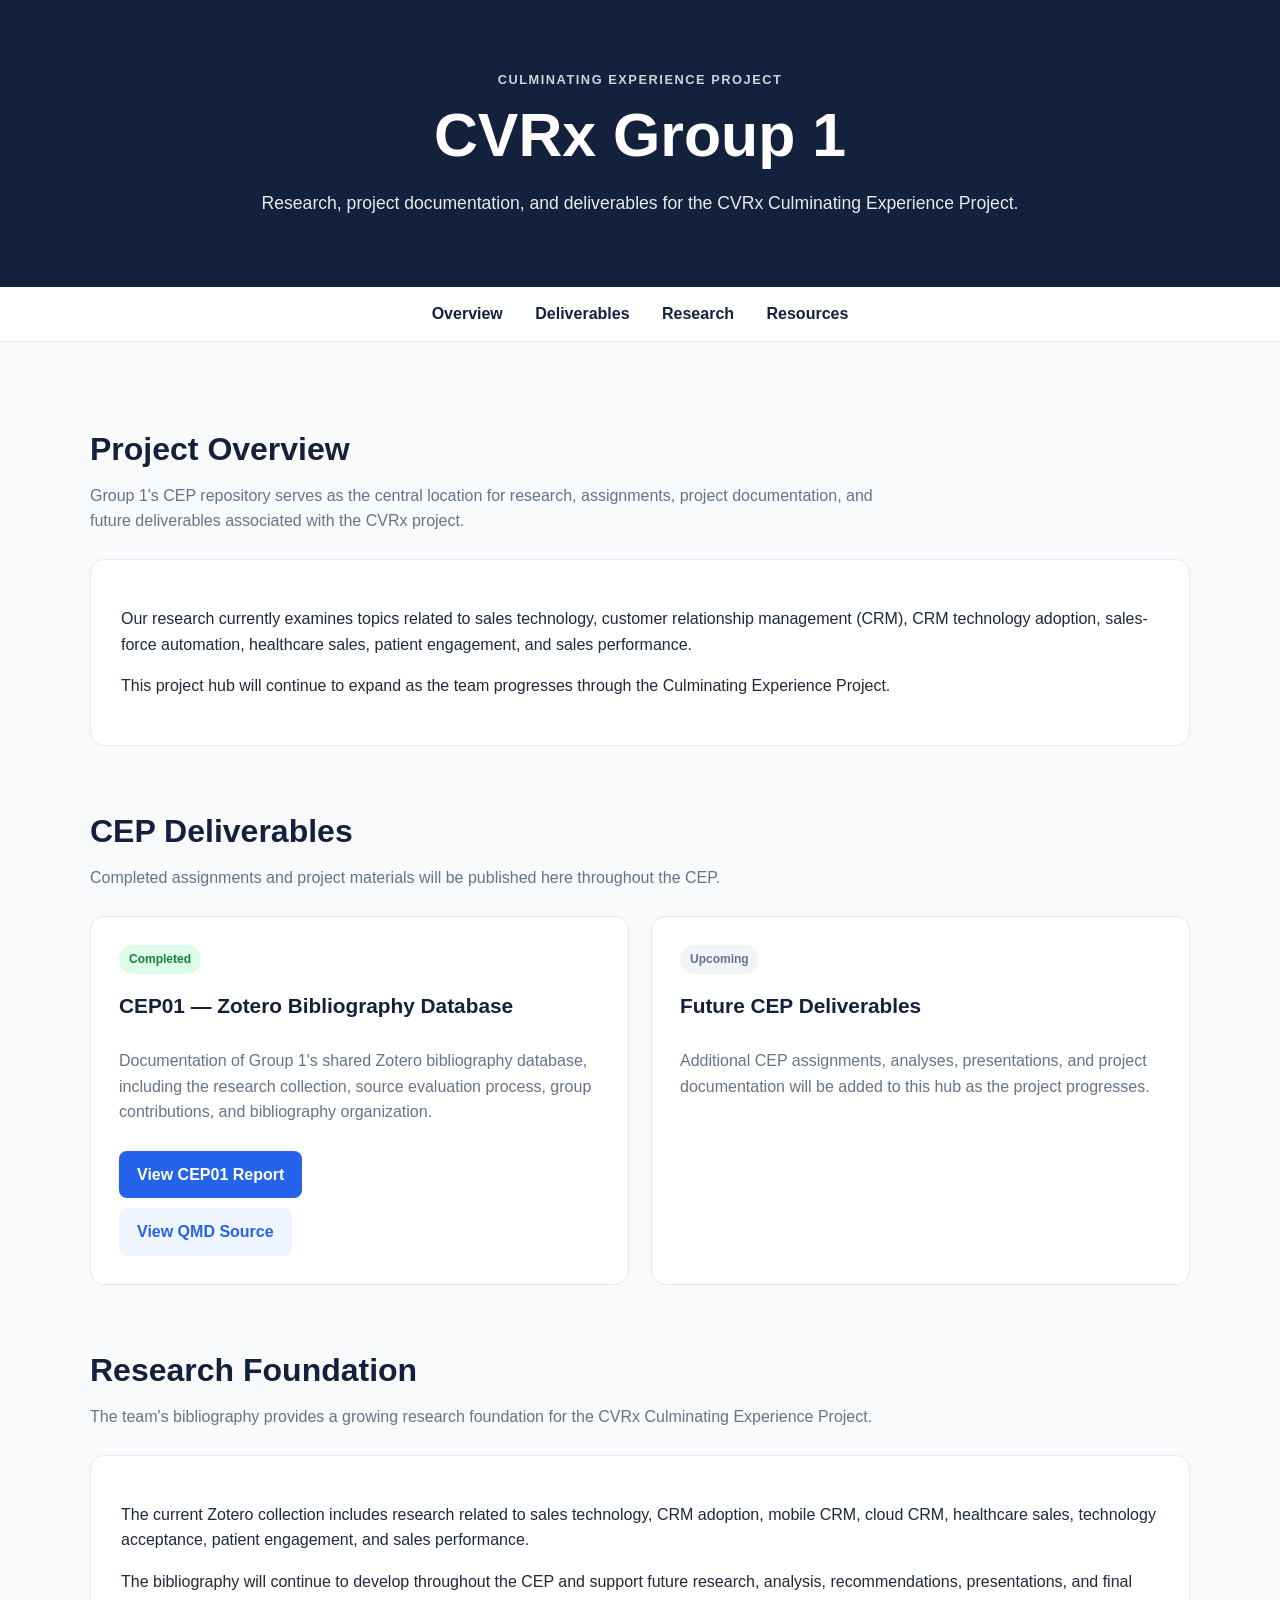
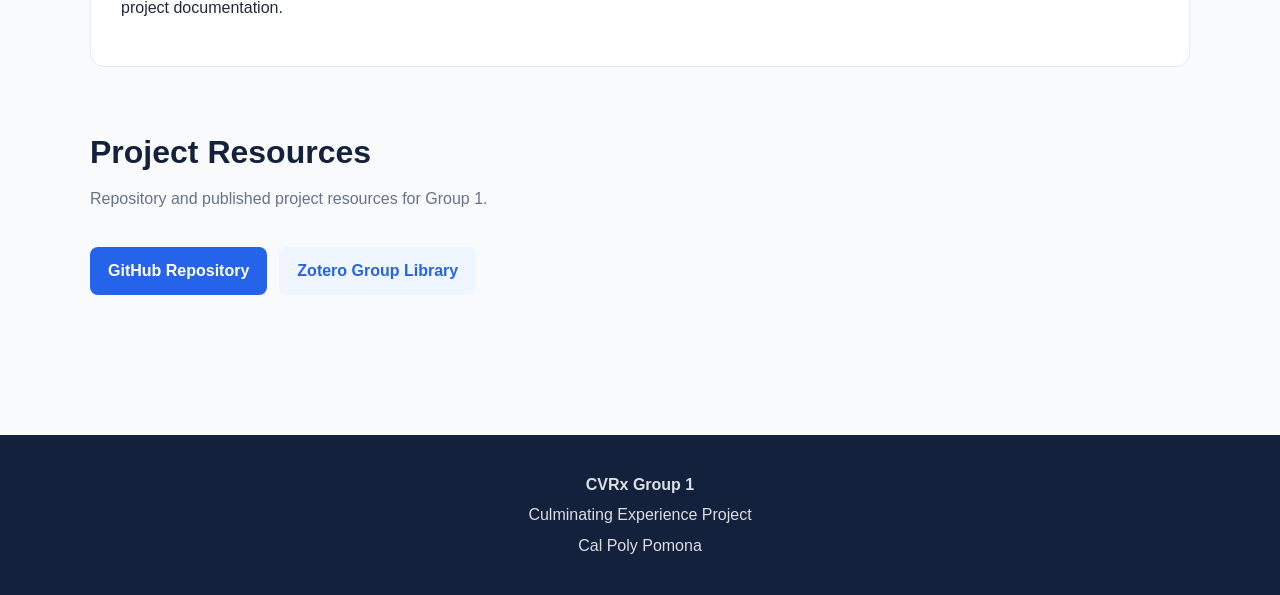
<file: Col-Practice/index.html>
<!DOCTYPE html>
<html lang="en">
<head>
  <meta charset="UTF-8">
  <meta name="viewport" content="width=device-width, initial-scale=1.0">

  <title>CVRx Group 1 | Culminating Experience Project</title>

  <meta
    name="description"
    content="CVRx Group 1 Culminating Experience Project research, assignments, and project deliverables."
  >

  <style>
    :root {
      --navy: #14213d;
      --blue: #2563eb;
      --light-blue: #eff6ff;
      --background: #f8fafc;
      --white: #ffffff;
      --text: #1e293b;
      --muted: #64748b;
      --border: #e2e8f0;
      --green: #15803d;
    }

    * {
      box-sizing: border-box;
    }

    body {
      margin: 0;
      font-family:
        -apple-system,
        BlinkMacSystemFont,
        "Segoe UI",
        Roboto,
        Helvetica,
        Arial,
        sans-serif;
      background: var(--background);
      color: var(--text);
      line-height: 1.6;
    }

    header {
      background: var(--navy);
      color: white;
      padding: 70px 24px;
      text-align: center;
    }

    header .eyebrow {
      text-transform: uppercase;
      letter-spacing: 0.12em;
      font-size: 0.8rem;
      font-weight: 700;
      opacity: 0.8;
      margin-bottom: 12px;
    }

    header h1 {
      margin: 0;
      font-size: clamp(2.2rem, 5vw, 3.8rem);
      line-height: 1.1;
    }

    header p {
      max-width: 760px;
      margin: 20px auto 0;
      font-size: 1.1rem;
      opacity: 0.9;
    }

    nav {
      background: var(--white);
      border-bottom: 1px solid var(--border);
      padding: 14px 24px;
      text-align: center;
      position: sticky;
      top: 0;
      z-index: 10;
    }

    nav a {
      color: var(--navy);
      text-decoration: none;
      font-weight: 600;
      margin: 0 14px;
    }

    nav a:hover {
      color: var(--blue);
    }

    main {
      width: min(1100px, 92%);
      margin: 0 auto;
      padding: 55px 0 80px;
    }

    section {
      margin-bottom: 60px;
    }

    .section-heading {
      margin-bottom: 25px;
    }

    .section-heading h2 {
      margin-bottom: 8px;
      font-size: 2rem;
      color: var(--navy);
    }

    .section-heading p {
      margin-top: 0;
      color: var(--muted);
      max-width: 800px;
    }

    .overview {
      background: var(--white);
      border: 1px solid var(--border);
      border-radius: 14px;
      padding: 30px;
    }

    .cards {
      display: grid;
      grid-template-columns: repeat(auto-fit, minmax(280px, 1fr));
      gap: 22px;
    }

    .card {
      background: var(--white);
      border: 1px solid var(--border);
      border-radius: 14px;
      padding: 28px;
      display: flex;
      flex-direction: column;
      transition:
        transform 0.2s ease,
        box-shadow 0.2s ease;
    }

    .card:hover {
      transform: translateY(-3px);
      box-shadow: 0 12px 30px rgba(15, 23, 42, 0.08);
    }

    .status {
      display: inline-block;
      width: fit-content;
      background: #dcfce7;
      color: var(--green);
      padding: 5px 10px;
      border-radius: 999px;
      font-size: 0.75rem;
      font-weight: 700;
      margin-bottom: 15px;
    }

    .status.future {
      background: #f1f5f9;
      color: var(--muted);
    }

    .card h3 {
      margin: 0 0 10px;
      color: var(--navy);
      font-size: 1.3rem;
    }

    .card p {
      color: var(--muted);
      flex-grow: 1;
    }

    .button {
      display: inline-block;
      width: fit-content;
      background: var(--blue);
      color: white;
      text-decoration: none;
      font-weight: 700;
      padding: 11px 18px;
      border-radius: 8px;
      margin-top: 10px;
    }

    .button:hover {
      opacity: 0.9;
    }

    .button.secondary {
      background: var(--light-blue);
      color: var(--blue);
    }

    .resource-links {
      display: flex;
      flex-wrap: wrap;
      gap: 12px;
    }

    footer {
      background: var(--navy);
      color: white;
      text-align: center;
      padding: 32px 20px;
    }

    footer p {
      margin: 5px;
      opacity: 0.85;
    }

    @media (max-width: 600px) {
      header {
        padding: 50px 20px;
      }

      nav a {
        display: inline-block;
        margin: 6px 8px;
      }

      main {
        padding-top: 35px;
      }
    }
  </style>
</head>

<body>

  <header>
    <div class="eyebrow">Culminating Experience Project</div>

    <h1>CVRx Group 1</h1>

    <p>
      Research, project documentation, and deliverables for the
      CVRx Culminating Experience Project.
    </p>
  </header>

  <nav>
    <a href="#overview">Overview</a>
    <a href="#deliverables">Deliverables</a>
    <a href="#research">Research</a>
    <a href="#resources">Resources</a>
  </nav>

  <main>

    <section id="overview">
      <div class="section-heading">
        <h2>Project Overview</h2>
        <p>
          Group 1's CEP repository serves as the central location for
          research, assignments, project documentation, and future
          deliverables associated with the CVRx project.
        </p>
      </div>

      <div class="overview">
        <p>
          Our research currently examines topics related to sales
          technology, customer relationship management (CRM), CRM
          technology adoption, sales-force automation, healthcare sales,
          patient engagement, and sales performance.
        </p>

        <p>
          This project hub will continue to expand as the team progresses
          through the Culminating Experience Project.
        </p>
      </div>
    </section>


    <section id="deliverables">

      <div class="section-heading">
        <h2>CEP Deliverables</h2>
        <p>
          Completed assignments and project materials will be published
          here throughout the CEP.
        </p>
      </div>

      <div class="cards">

        <article class="card">
          <span class="status">Completed</span>

          <h3>CEP01 — Zotero Bibliography Database</h3>

          <p>
            Documentation of Group 1's shared Zotero bibliography database,
            including the research collection, source evaluation process,
            group contributions, and bibliography organization.
          </p>

          <a
            class="button"
            href="CEP01/Group-1-CEP01-Zotero.html"
          >
            View CEP01 Report
          </a>

          <a
            class="button secondary"
            href="CEP01/Group-1-CEP01-Zotero.qmd"
          >
            View QMD Source
          </a>
        </article>


        <article class="card">
          <span class="status future">Upcoming</span>

          <h3>Future CEP Deliverables</h3>

          <p>
            Additional CEP assignments, analyses, presentations, and
            project documentation will be added to this hub as the
            project progresses.
          </p>
        </article>

      </div>
    </section>


    <section id="research">

      <div class="section-heading">
        <h2>Research Foundation</h2>

        <p>
          The team's bibliography provides a growing research foundation
          for the CVRx Culminating Experience Project.
        </p>
      </div>

      <div class="overview">
        <p>
          The current Zotero collection includes research related to
          sales technology, CRM adoption, mobile CRM, cloud CRM,
          healthcare sales, technology acceptance, patient engagement,
          and sales performance.
        </p>

        <p>
          The bibliography will continue to develop throughout the CEP
          and support future research, analysis, recommendations,
          presentations, and final project documentation.
        </p>
      </div>

    </section>


    <section id="resources">

      <div class="section-heading">
        <h2>Project Resources</h2>

        <p>
          Repository and published project resources for Group 1.
        </p>
      </div>

      <div class="resource-links">

        <a
          class="button"
          href="https://github.com/mjshawell/CPP-MSDM-CEP-Group-1---CVrx"
          target="_blank"
          rel="noopener noreferrer"
        >
          GitHub Repository
        </a>

        <!--
        Once you have the public Zotero group URL,
        replace # below with the actual link.
        -->

        <a
          class="button secondary"
          href="#"
        >
          Zotero Group Library
        </a>

      </div>

    </section>

  </main>


  <footer>
    <p><strong>CVRx Group 1</strong></p>
    <p>Culminating Experience Project</p>
    <p>Cal Poly Pomona</p>
  </footer>

</body>
</html>
</file>
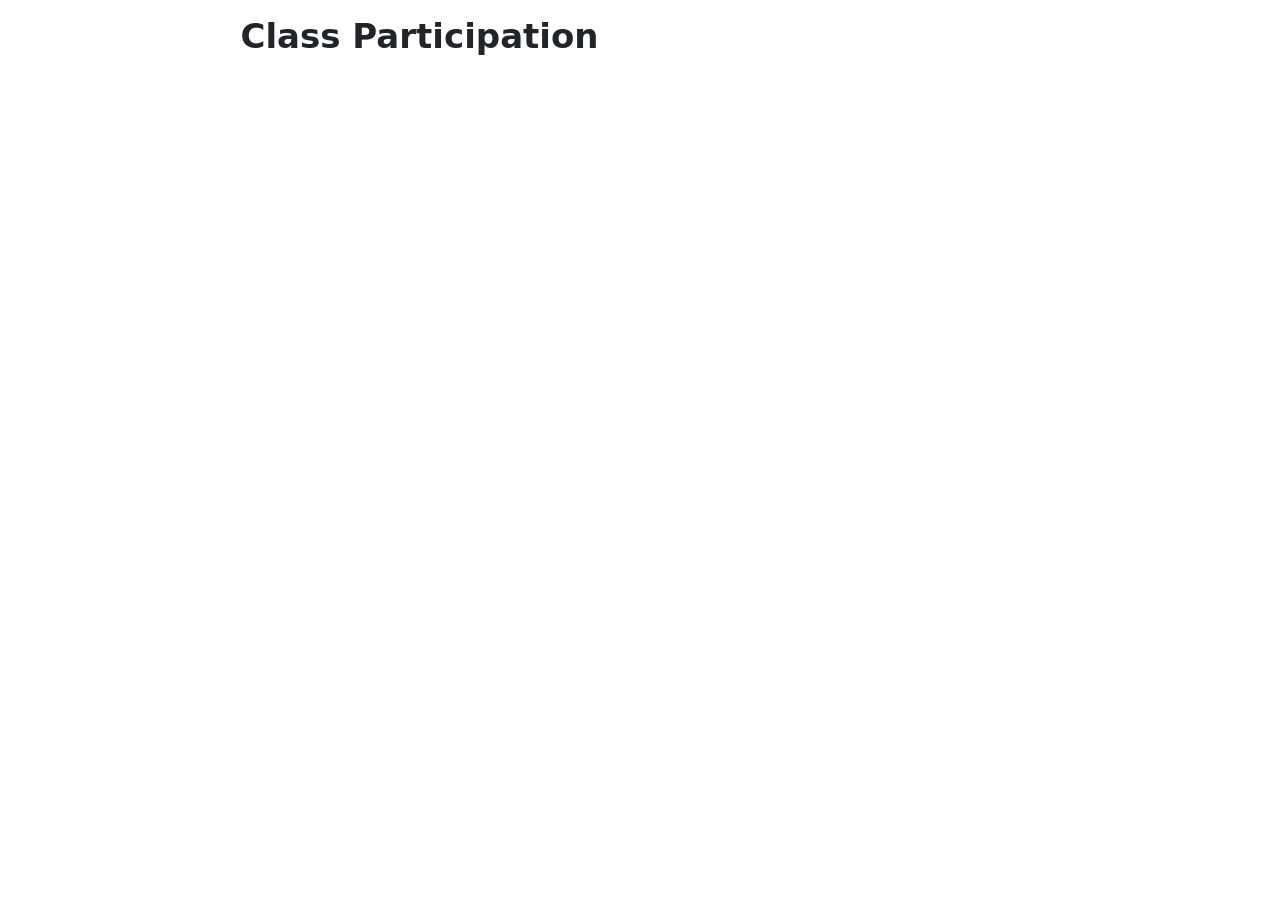
<file: CEP-Final-Report/Class Particpation-1.html>
<!DOCTYPE html>
<html xmlns="http://www.w3.org/1999/xhtml" lang="en" xml:lang="en"><head>

<meta charset="utf-8">
<meta name="generator" content="quarto-1.10.18">

<meta name="viewport" content="width=device-width, initial-scale=1.0, user-scalable=yes">


<title>Class Participation</title>
<style>
/* Default styles provided by pandoc.
** See https://pandoc.org/MANUAL.html#variables-for-html for config info.
*/
span.smallcaps{font-variant: small-caps;}
div.columns{display: flex; gap: 1.5em;}
div.column{flex: auto;}
@media screen {
div.columns{gap: min(4vw, 1.5em);}
div.column{overflow-x: auto;}
}
div.hanging-indent{margin-left: 1.5em; text-indent: -1.5em;}
ul.task-list{list-style: none;}
ul.task-list li input[type="checkbox"] {
  width: 0.8em;
  margin: 0 0.8em 0.2em -1em; /* quarto-specific, see https://github.com/quarto-dev/quarto-cli/issues/4556 */ 
  vertical-align: middle;
}
</style>


<script src="Class Particpation-1_files/libs/clipboard/clipboard.min.js"></script>
<script src="Class Particpation-1_files/libs/quarto-html/quarto.js" type="module"></script>
<script src="Class Particpation-1_files/libs/quarto-html/tabsets/tabsets.js" type="module"></script>
<script src="Class Particpation-1_files/libs/quarto-html/popper.min.js"></script>
<script src="Class Particpation-1_files/libs/quarto-html/tippy.umd.min.js"></script>
<script src="Class Particpation-1_files/libs/quarto-html/anchor.min.js"></script>
<link href="Class Particpation-1_files/libs/quarto-html/tippy.css" rel="stylesheet">
<link href="Class Particpation-1_files/libs/quarto-html/quarto-syntax-highlighting-64a204ab8560d761af7679ceaba22944.css" rel="stylesheet" id="quarto-text-highlighting-styles">
<script src="Class Particpation-1_files/libs/bootstrap/bootstrap.min.js"></script>
<link href="Class Particpation-1_files/libs/bootstrap/bootstrap-icons.css" rel="stylesheet">
<link href="Class Particpation-1_files/libs/bootstrap/bootstrap-917079515d91bccb85b543faf8aa8bb6.min.css" rel="stylesheet" append-hash="true" id="quarto-bootstrap" data-mode="light">


</head>

<body class="fullcontent quarto-light">

<div id="quarto-content" class="page-columns page-rows-contents page-layout-article">

<main class="content" id="quarto-document-content">

<header id="title-block-header" class="quarto-title-block default">
<div class="quarto-title">
<h1 class="title">Class Participation</h1>
</div>



<div class="quarto-title-meta">

    
  
    
  </div>
  


</header>




</main>
<!-- /main column -->
<script id="quarto-html-after-body" type="application/javascript">
  window.document.addEventListener("DOMContentLoaded", function (event) {
    const icon = "";
    const anchorJS = new window.AnchorJS();
    anchorJS.options = {
      placement: 'right',
      icon: icon
    };
    anchorJS.add('.anchored');
    const isCodeAnnotation = (el) => {
      for (const clz of el.classList) {
        if (clz.startsWith('code-annotation-')) {                     
          return true;
        }
      }
      return false;
    }
    const onCopySuccess = function(e) {
      // button target
      const button = e.trigger;
      // don't keep focus
      button.blur();
      // flash "checked"
      button.classList.add('code-copy-button-checked');
      var currentTitle = button.getAttribute("title");
      button.setAttribute("title", "Copied!");
      let tooltip;
      if (window.bootstrap) {
        button.setAttribute("data-bs-toggle", "tooltip");
        button.setAttribute("data-bs-placement", "left");
        button.setAttribute("data-bs-title", "Copied!");
        tooltip = new bootstrap.Tooltip(button, 
          { trigger: "manual", 
            customClass: "code-copy-button-tooltip",
            offset: [0, -8]});
        tooltip.show();    
      }
      setTimeout(function() {
        if (tooltip) {
          tooltip.hide();
          button.removeAttribute("data-bs-title");
          button.removeAttribute("data-bs-toggle");
          button.removeAttribute("data-bs-placement");
        }
        button.setAttribute("title", currentTitle);
        button.classList.remove('code-copy-button-checked');
      }, 1000);
      // clear code selection
      e.clearSelection();
    }
    const getTextToCopy = function(trigger) {
      const outerScaffold = trigger.parentElement.cloneNode(true);
      const codeEl = outerScaffold.querySelector('code');
      for (const childEl of codeEl.children) {
        if (isCodeAnnotation(childEl)) {
          childEl.remove();
        }
      }
      return codeEl.innerText;
    }
    const clipboard = new window.ClipboardJS('.code-copy-button:not([data-in-quarto-modal])', {
      text: getTextToCopy
    });
    clipboard.on('success', onCopySuccess);
    if (window.document.getElementById('quarto-embedded-source-code-modal')) {
      const clipboardModal = new window.ClipboardJS('.code-copy-button[data-in-quarto-modal]', {
        text: getTextToCopy,
        container: window.document.getElementById('quarto-embedded-source-code-modal')
      });
      clipboardModal.on('success', onCopySuccess);
    }
      var localhostRegex = new RegExp(/^(?:http|https):\/\/localhost\:?[0-9]*\//);
      var mailtoRegex = new RegExp(/^mailto:/);
        var filterRegex = new RegExp('/' + window.location.host + '/');
      var isInternal = (href) => {
          return filterRegex.test(href) || localhostRegex.test(href) || mailtoRegex.test(href);
      }
      // Inspect non-navigation links and adorn them if external
     var links = window.document.querySelectorAll('a[href]:not(.nav-link):not(.navbar-brand):not(.toc-action):not(.sidebar-link):not(.sidebar-item-toggle):not(.pagination-link):not(.no-external):not([aria-hidden]):not(.dropdown-item):not(.quarto-navigation-tool):not(.about-link)');
      for (var i=0; i<links.length; i++) {
        const link = links[i];
        if (!isInternal(link.href)) {
          // undo the damage that might have been done by quarto-nav.js in the case of
          // links that we want to consider external
          if (link.dataset.originalHref !== undefined) {
            link.href = link.dataset.originalHref;
          }
        }
      }
    function tippyHover(el, contentFn, onTriggerFn, onUntriggerFn) {
      const config = {
        allowHTML: true,
        maxWidth: 500,
        delay: 100,
        arrow: false,
        appendTo: function(el) {
            return el.parentElement;
        },
        interactive: true,
        interactiveBorder: 10,
        theme: 'quarto',
        placement: 'bottom-start',
      };
      if (contentFn) {
        config.content = contentFn;
      }
      if (onTriggerFn) {
        config.onTrigger = onTriggerFn;
      }
      if (onUntriggerFn) {
        config.onUntrigger = onUntriggerFn;
      }
      window.tippy(el, config); 
    }
    const noterefs = window.document.querySelectorAll('a[role="doc-noteref"]');
    for (var i=0; i<noterefs.length; i++) {
      const ref = noterefs[i];
      tippyHover(ref, function() {
        // use id or data attribute instead here
        let href = ref.getAttribute('data-footnote-href') || ref.getAttribute('href');
        try { href = new URL(href).hash; } catch {}
        const id = href.replace(/^#\/?/, "");
        const note = window.document.getElementById(id);
        if (note) {
          return note.innerHTML;
        } else {
          return "";
        }
      });
    }
    const xrefs = window.document.querySelectorAll('a.quarto-xref');
    const processXRef = (id, note) => {
      // Strip column container classes
      const stripColumnClz = (el) => {
        el.classList.remove("page-full", "page-columns");
        if (el.children) {
          for (const child of el.children) {
            stripColumnClz(child);
          }
        }
      }
      stripColumnClz(note)
      if (id === null || id.startsWith('sec-')) {
        // Special case sections, only their first couple elements
        const container = document.createElement("div");
        if (note.children && note.children.length > 2) {
          container.appendChild(note.children[0].cloneNode(true));
          for (let i = 1; i < note.children.length; i++) {
            const child = note.children[i];
            if (child.tagName === "P" && child.innerText === "") {
              continue;
            } else {
              container.appendChild(child.cloneNode(true));
              break;
            }
          }
          if (window.Quarto?.typesetMath) {
            window.Quarto.typesetMath(container);
          }
          return container.innerHTML
        } else {
          if (window.Quarto?.typesetMath) {
            window.Quarto.typesetMath(note);
          }
          return note.innerHTML;
        }
      } else {
        // Remove any anchor links if they are present
        const anchorLink = note.querySelector('a.anchorjs-link');
        if (anchorLink) {
          anchorLink.remove();
        }
        if (window.Quarto?.typesetMath) {
          window.Quarto.typesetMath(note);
        }
        if (note.classList.contains("callout")) {
          return note.outerHTML;
        } else {
          return note.innerHTML;
        }
      }
    }
    for (var i=0; i<xrefs.length; i++) {
      const xref = xrefs[i];
      tippyHover(xref, undefined, function(instance) {
        instance.disable();
        let url = xref.getAttribute('href');
        let hash = undefined; 
        if (url.startsWith('#')) {
          hash = url;
        } else {
          try { hash = new URL(url).hash; } catch {}
        }
        if (hash) {
          const id = hash.replace(/^#\/?/, "");
          const note = window.document.getElementById(id);
          if (note !== null) {
            try {
              const html = processXRef(id, note.cloneNode(true));
              instance.setContent(html);
            } finally {
              instance.enable();
              instance.show();
            }
          } else {
            // See if we can fetch this
            fetch(url.split('#')[0])
            .then(res => res.text())
            .then(html => {
              const parser = new DOMParser();
              const htmlDoc = parser.parseFromString(html, "text/html");
              const note = htmlDoc.getElementById(id);
              if (note !== null) {
                const html = processXRef(id, note);
                instance.setContent(html);
              } 
            }).finally(() => {
              instance.enable();
              instance.show();
            });
          }
        } else {
          // See if we can fetch a full url (with no hash to target)
          // This is a special case and we should probably do some content thinning / targeting
          fetch(url)
          .then(res => res.text())
          .then(html => {
            const parser = new DOMParser();
            const htmlDoc = parser.parseFromString(html, "text/html");
            const note = htmlDoc.querySelector('main.content');
            if (note !== null) {
              // This should only happen for chapter cross references
              // (since there is no id in the URL)
              // remove the first header
              if (note.children.length > 0 && note.children[0].tagName === "HEADER") {
                note.children[0].remove();
              }
              const html = processXRef(null, note);
              instance.setContent(html);
            } 
          }).finally(() => {
            instance.enable();
            instance.show();
          });
        }
      }, function(instance) {
      });
    }
        let selectedAnnoteEl;
        const selectorForAnnotation = ( cell, annotation) => {
          let cellAttr = 'data-code-cell="' + cell + '"';
          let lineAttr = 'data-code-annotation="' +  annotation + '"';
          const selector = 'span[' + cellAttr + '][' + lineAttr + ']';
          return selector;
        }
        const selectCodeLines = (annoteEl) => {
          const doc = window.document;
          const targetCell = annoteEl.getAttribute("data-target-cell");
          const targetAnnotation = annoteEl.getAttribute("data-target-annotation");
          const annoteSpan = window.document.querySelector(selectorForAnnotation(targetCell, targetAnnotation));
          const lines = annoteSpan.getAttribute("data-code-lines").split(",");
          const lineIds = lines.map((line) => {
            return targetCell + "-" + line;
          })
          let top = null;
          let height = null;
          let parent = null;
          if (lineIds.length > 0) {
              //compute the position of the single el (top and bottom and make a div)
              const el = window.document.getElementById(lineIds[0]);
              top = el.offsetTop;
              height = el.offsetHeight;
              parent = el.parentElement.parentElement;
            if (lineIds.length > 1) {
              const lastEl = window.document.getElementById(lineIds[lineIds.length - 1]);
              const bottom = lastEl.offsetTop + lastEl.offsetHeight;
              height = bottom - top;
            }
            if (top !== null && height !== null && parent !== null) {
              // cook up a div (if necessary) and position it 
              let div = window.document.getElementById("code-annotation-line-highlight");
              if (div === null) {
                div = window.document.createElement("div");
                div.setAttribute("id", "code-annotation-line-highlight");
                div.style.position = 'absolute';
                parent.appendChild(div);
              }
              div.style.top = top - 2 + "px";
              div.style.height = height + 4 + "px";
              div.style.left = 0;
              let gutterDiv = window.document.getElementById("code-annotation-line-highlight-gutter");
              if (gutterDiv === null) {
                gutterDiv = window.document.createElement("div");
                gutterDiv.setAttribute("id", "code-annotation-line-highlight-gutter");
                gutterDiv.style.position = 'absolute';
                const codeCell = window.document.getElementById(targetCell);
                const gutter = codeCell.querySelector('.code-annotation-gutter');
                gutter.appendChild(gutterDiv);
              }
              gutterDiv.style.top = top - 2 + "px";
              gutterDiv.style.height = height + 4 + "px";
            }
            selectedAnnoteEl = annoteEl;
          }
        };
        const unselectCodeLines = () => {
          const elementsIds = ["code-annotation-line-highlight", "code-annotation-line-highlight-gutter"];
          elementsIds.forEach((elId) => {
            const div = window.document.getElementById(elId);
            if (div) {
              div.remove();
            }
          });
          selectedAnnoteEl = undefined;
        };
          // Handle positioning of the toggle
      window.addEventListener(
        "resize",
        throttle(() => {
          elRect = undefined;
          if (selectedAnnoteEl) {
            selectCodeLines(selectedAnnoteEl);
          }
        }, 10)
      );
      function throttle(fn, ms) {
      let throttle = false;
      let timer;
        return (...args) => {
          if(!throttle) { // first call gets through
              fn.apply(this, args);
              throttle = true;
          } else { // all the others get throttled
              if(timer) clearTimeout(timer); // cancel #2
              timer = setTimeout(() => {
                fn.apply(this, args);
                timer = throttle = false;
              }, ms);
          }
        };
      }
        // Attach click handler to the DT
        const annoteDls = window.document.querySelectorAll('dt[data-target-cell]');
        for (const annoteDlNode of annoteDls) {
          annoteDlNode.addEventListener('click', (event) => {
            const clickedEl = event.target;
            if (clickedEl !== selectedAnnoteEl) {
              unselectCodeLines();
              const activeEl = window.document.querySelector('dt[data-target-cell].code-annotation-active');
              if (activeEl) {
                activeEl.classList.remove('code-annotation-active');
              }
              selectCodeLines(clickedEl);
              clickedEl.classList.add('code-annotation-active');
            } else {
              // Unselect the line
              unselectCodeLines();
              clickedEl.classList.remove('code-annotation-active');
            }
          });
        }
    const findCites = (el) => {
      const parentEl = el.parentElement;
      if (parentEl) {
        const cites = parentEl.dataset.cites;
        if (cites) {
          return {
            el,
            cites: cites.split(' ')
          };
        } else {
          return findCites(el.parentElement)
        }
      } else {
        return undefined;
      }
    };
    var bibliorefs = window.document.querySelectorAll('a[role="doc-biblioref"]');
    for (var i=0; i<bibliorefs.length; i++) {
      const ref = bibliorefs[i];
      const citeInfo = findCites(ref);
      if (citeInfo) {
        tippyHover(citeInfo.el, function() {
          var popup = window.document.createElement('div');
          citeInfo.cites.forEach(function(cite) {
            var citeDiv = window.document.createElement('div');
            citeDiv.classList.add('hanging-indent');
            citeDiv.classList.add('csl-entry');
            var biblioDiv = window.document.getElementById('ref-' + cite);
            if (biblioDiv) {
              citeDiv.innerHTML = biblioDiv.innerHTML;
            }
            popup.appendChild(citeDiv);
          });
          return popup.innerHTML;
        });
      }
    }
  });
  </script>
</div> <!-- /content -->




</body></html>
</file>
<file: CEP-Final-Report/Class Particpation-1_files/libs/quarto-html/tippy.css>
.tippy-box[data-animation=fade][data-state=hidden]{opacity:0}[data-tippy-root]{max-width:calc(100vw - 10px)}.tippy-box{position:relative;background-color:#333;color:#fff;border-radius:4px;font-size:14px;line-height:1.4;white-space:normal;outline:0;transition-property:transform,visibility,opacity}.tippy-box[data-placement^=top]>.tippy-arrow{bottom:0}.tippy-box[data-placement^=top]>.tippy-arrow:before{bottom:-7px;left:0;border-width:8px 8px 0;border-top-color:initial;transform-origin:center top}.tippy-box[data-placement^=bottom]>.tippy-arrow{top:0}.tippy-box[data-placement^=bottom]>.tippy-arrow:before{top:-7px;left:0;border-width:0 8px 8px;border-bottom-color:initial;transform-origin:center bottom}.tippy-box[data-placement^=left]>.tippy-arrow{right:0}.tippy-box[data-placement^=left]>.tippy-arrow:before{border-width:8px 0 8px 8px;border-left-color:initial;right:-7px;transform-origin:center left}.tippy-box[data-placement^=right]>.tippy-arrow{left:0}.tippy-box[data-placement^=right]>.tippy-arrow:before{left:-7px;border-width:8px 8px 8px 0;border-right-color:initial;transform-origin:center right}.tippy-box[data-inertia][data-state=visible]{transition-timing-function:cubic-bezier(.54,1.5,.38,1.11)}.tippy-arrow{width:16px;height:16px;color:#333}.tippy-arrow:before{content:"";position:absolute;border-color:transparent;border-style:solid}.tippy-content{position:relative;padding:5px 9px;z-index:1}
</file>
<file: CEP-Final-Report/Class Particpation-1_files/libs/quarto-html/quarto-syntax-highlighting-64a204ab8560d761af7679ceaba22944.css>
/* quarto syntax highlight colors */
:root {
  --quarto-hl-ot-color: #003B4F;
  --quarto-hl-at-color: #657422;
  --quarto-hl-ss-color: #20794D;
  --quarto-hl-an-color: #5E5E5E;
  --quarto-hl-fu-color: #4758AB;
  --quarto-hl-st-color: #20794D;
  --quarto-hl-cf-color: #003B4F;
  --quarto-hl-op-color: #5E5E5E;
  --quarto-hl-er-color: #AD0000;
  --quarto-hl-bn-color: #AD0000;
  --quarto-hl-al-color: #AD0000;
  --quarto-hl-va-color: #111111;
  --quarto-hl-bu-color: inherit;
  --quarto-hl-ex-color: inherit;
  --quarto-hl-pp-color: #AD0000;
  --quarto-hl-in-color: #5E5E5E;
  --quarto-hl-vs-color: #20794D;
  --quarto-hl-wa-color: #5E5E5E;
  --quarto-hl-do-color: #5E5E5E;
  --quarto-hl-im-color: #00769E;
  --quarto-hl-ch-color: #20794D;
  --quarto-hl-dt-color: #AD0000;
  --quarto-hl-fl-color: #AD0000;
  --quarto-hl-co-color: #5E5E5E;
  --quarto-hl-cv-color: #5E5E5E;
  --quarto-hl-cn-color: #8f5902;
  --quarto-hl-sc-color: #5E5E5E;
  --quarto-hl-dv-color: #AD0000;
  --quarto-hl-kw-color: #003B4F;
}

/* other quarto variables */
:root {
  --quarto-font-monospace: SFMono-Regular, Menlo, Monaco, Consolas, "Liberation Mono", "Courier New", monospace;
}

/* syntax highlight based on Pandoc's rules */
pre > code.sourceCode > span {
  color: #003B4F;
}

code.sourceCode > span {
  color: #003B4F;
}

div.sourceCode,
div.sourceCode pre.sourceCode {
  color: #003B4F;
}

/* Normal */
code span {
  color: #003B4F;
}

/* Alert */
code span.al {
  color: #AD0000;
  font-style: inherit;
}

/* Annotation */
code span.an {
  color: #5E5E5E;
  font-style: inherit;
}

/* Attribute */
code span.at {
  color: #657422;
  font-style: inherit;
}

/* BaseN */
code span.bn {
  color: #AD0000;
  font-style: inherit;
}

/* BuiltIn */
code span.bu {
  font-style: inherit;
}

/* ControlFlow */
code span.cf {
  color: #003B4F;
  font-weight: bold;
  font-style: inherit;
}

/* Char */
code span.ch {
  color: #20794D;
  font-style: inherit;
}

/* Constant */
code span.cn {
  color: #8f5902;
  font-style: inherit;
}

/* Comment */
code span.co {
  color: #5E5E5E;
  font-style: inherit;
}

/* CommentVar */
code span.cv {
  color: #5E5E5E;
  font-style: italic;
}

/* Documentation */
code span.do {
  color: #5E5E5E;
  font-style: italic;
}

/* DataType */
code span.dt {
  color: #AD0000;
  font-style: inherit;
}

/* DecVal */
code span.dv {
  color: #AD0000;
  font-style: inherit;
}

/* Error */
code span.er {
  color: #AD0000;
  font-style: inherit;
}

/* Extension */
code span.ex {
  font-style: inherit;
}

/* Float */
code span.fl {
  color: #AD0000;
  font-style: inherit;
}

/* Function */
code span.fu {
  color: #4758AB;
  font-style: inherit;
}

/* Import */
code span.im {
  color: #00769E;
  font-style: inherit;
}

/* Information */
code span.in {
  color: #5E5E5E;
  font-style: inherit;
}

/* Keyword */
code span.kw {
  color: #003B4F;
  font-weight: bold;
  font-style: inherit;
}

/* Operator */
code span.op {
  color: #5E5E5E;
  font-style: inherit;
}

/* Other */
code span.ot {
  color: #003B4F;
  font-style: inherit;
}

/* Preprocessor */
code span.pp {
  color: #AD0000;
  font-style: inherit;
}

/* SpecialChar */
code span.sc {
  color: #5E5E5E;
  font-style: inherit;
}

/* SpecialString */
code span.ss {
  color: #20794D;
  font-style: inherit;
}

/* String */
code span.st {
  color: #20794D;
  font-style: inherit;
}

/* Variable */
code span.va {
  color: #111111;
  font-style: inherit;
}

/* VerbatimString */
code span.vs {
  color: #20794D;
  font-style: inherit;
}

/* Warning */
code span.wa {
  color: #5E5E5E;
  font-style: italic;
}

.prevent-inlining {
  content: "</";
}

/*# sourceMappingURL=9d8d5bb603a83b8298b89080a598c93b.css.map */
</file>
